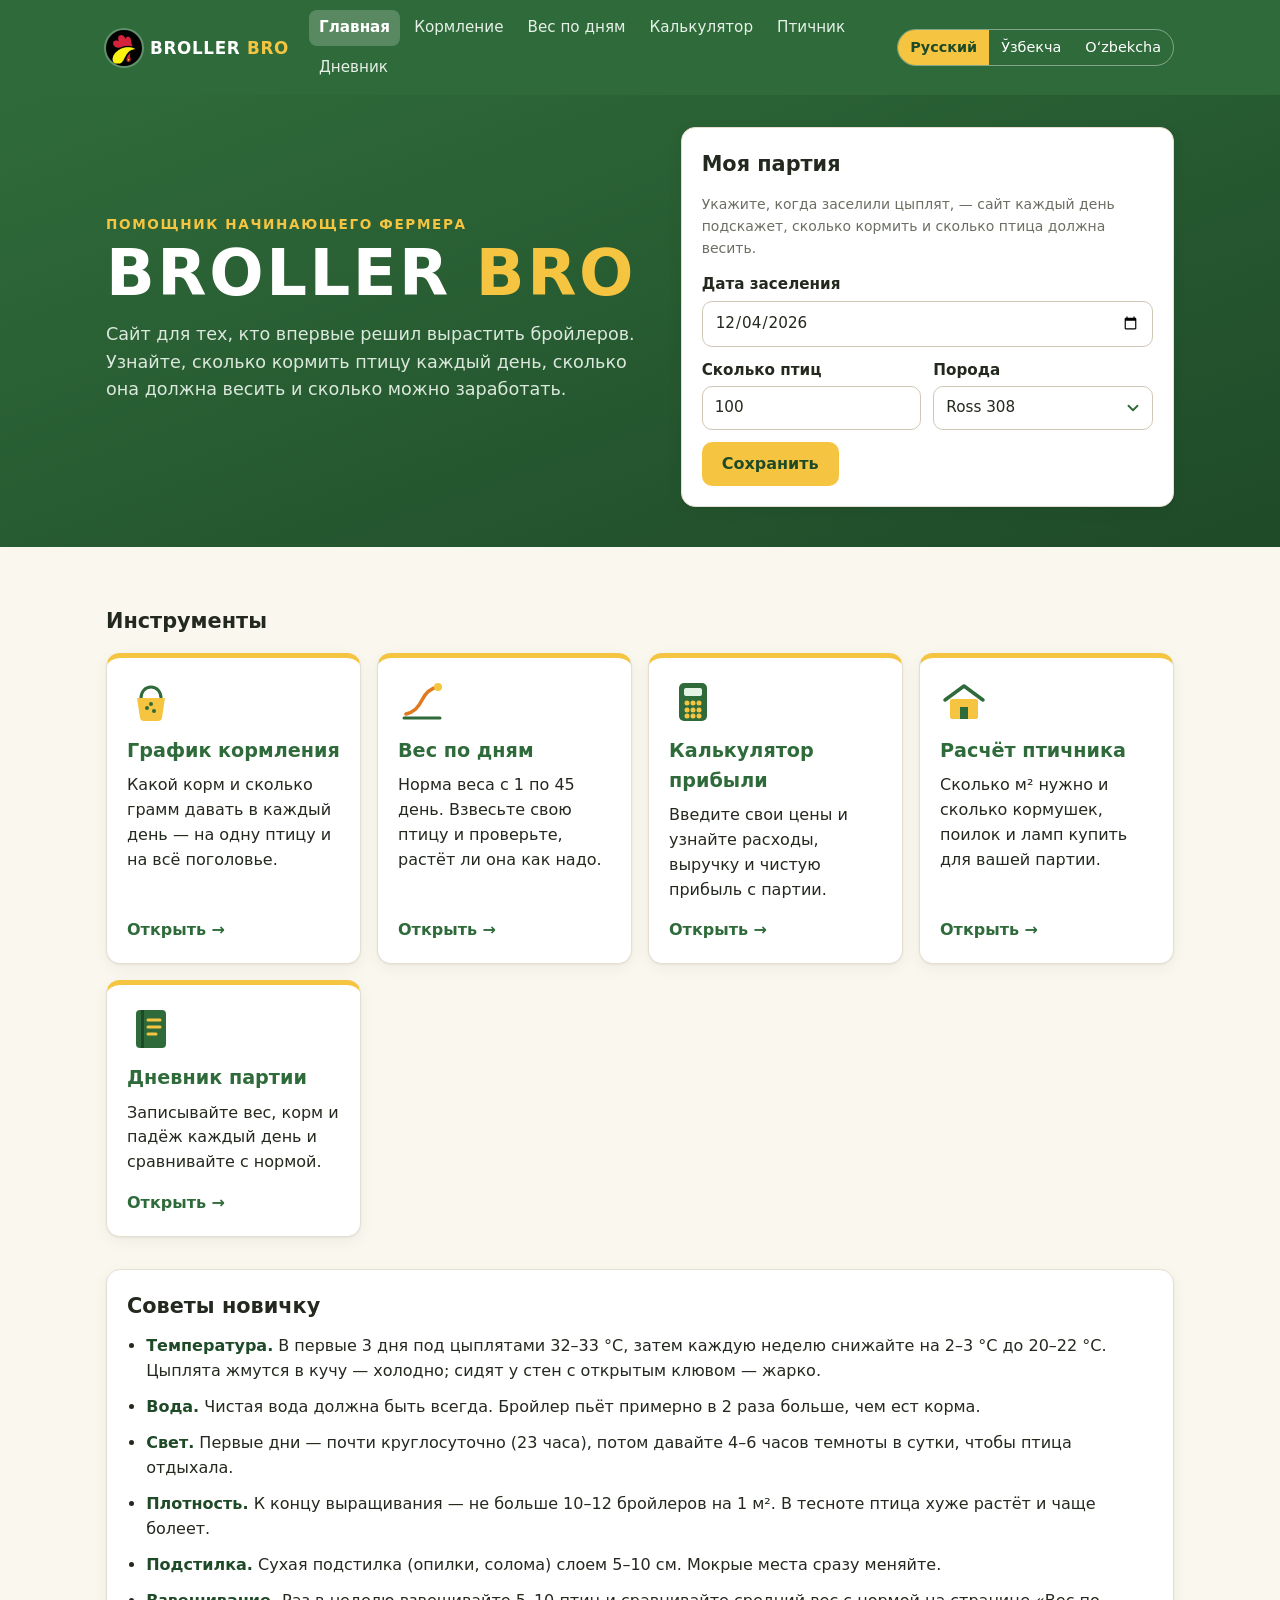
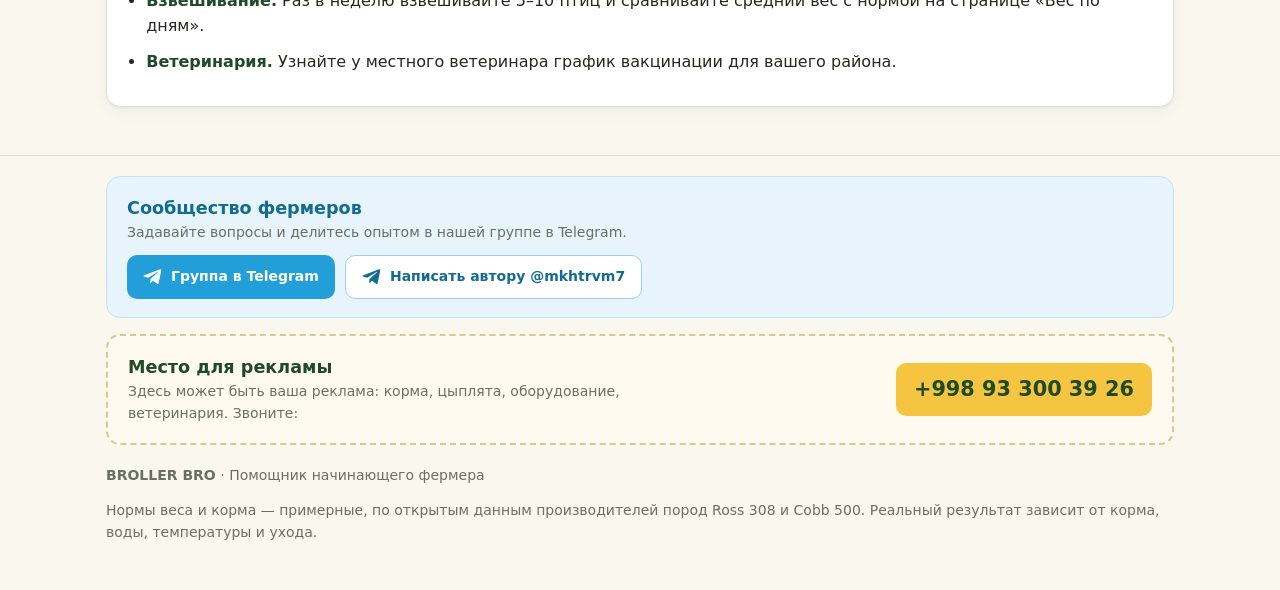
<file: index.html>
<!DOCTYPE html>
<html lang="ru">
<head>
  <meta charset="utf-8">
  <meta name="viewport" content="width=device-width, initial-scale=1, viewport-fit=cover">
  <title>Бройлеры: просто о главном · BROLLER BRO</title>
  <meta name="google-site-verification" content="lMe55fGK6ySowOlbAGDoY6KHtEv_FKkPtw16-xP81ng" />
  <meta name="yandex-verification" content="90c8401940ec20c9" />
  <meta name="description" content="Бройлеры для начинающих фермеров: график кормления по дням, нормы веса Ross 308 и Cobb 500, калькулятор прибыли и расчёт птичника. Бесплатно.">
  <link rel="canonical" href="https://brollerbro.uz/">
  <link rel="icon" href="img/favicon-32.png" type="image/png" sizes="32x32">
  <link rel="icon" href="img/icon-192.png" type="image/png" sizes="192x192">
  <link rel="apple-touch-icon" href="img/icon-180.png">
  <link rel="manifest" href="manifest.webmanifest">
  <meta name="apple-mobile-web-app-capable" content="yes">
  <meta name="mobile-web-app-capable" content="yes">
  <meta name="apple-mobile-web-app-title" content="BROLLER BRO">
  <meta name="apple-mobile-web-app-status-bar-style" content="default">
  <meta name="theme-color" content="#2f6b3a">
  <meta property="og:type" content="website">
  <meta property="og:site_name" content="BROLLER BRO">
  <meta property="og:locale" content="ru_RU">
  <meta property="og:title" content="Бройлеры: просто о главном · BROLLER BRO">
  <meta property="og:description" content="Бройлеры для начинающих фермеров: график кормления по дням, нормы веса Ross 308 и Cobb 500, калькулятор прибыли и расчёт птичника. Бесплатно.">
  <meta property="og:url" content="https://brollerbro.uz/">
  <meta property="og:image" content="https://brollerbro.uz/img/og-image.png">
  <meta property="og:image:width" content="1200">
  <meta property="og:image:height" content="630">
  <meta name="twitter:card" content="summary_large_image">
  <link rel="stylesheet" href="css/style.css">
</head>
<body data-title="home.title" data-meta="meta.home">
  <header id="site-header" class="site-header"></header>

  <section class="hero-band">
    <div class="wrap hero-grid">
      <div class="hero-text">
        <p class="eyebrow" data-i18n="site.tagline"></p>
        <h1 class="hero-title brand-name"></h1>
        <p class="lead" data-i18n="home.lead"></p>
      </div>

      <section class="panel batch-panel" aria-labelledby="batch-title">
        <h2 id="batch-title" data-i18n="batch.title"></h2>
        <p class="muted small" data-i18n="batch.text"></p>
        <form id="batch-form" class="batch-form">
          <label class="field">
            <span data-i18n="batch.start"></span>
            <input id="batch-start" type="date" required>
          </label>
          <label class="field">
            <span data-i18n="batch.birds"></span>
            <input id="batch-birds" type="number" min="1" step="1" inputmode="numeric">
          </label>
          <label class="field">
            <span data-i18n="common.breed"></span>
            <select id="breed"></select>
          </label>
          <div class="batch-actions">
            <button type="submit" class="btn-primary" data-i18n="batch.save"></button>
            <button type="button" id="batch-clear" class="btn-link" data-i18n="batch.clear" hidden></button>
          </div>
        </form>
        <div id="batch-today" class="batch-today" hidden></div>
      </section>
    </div>
  </section>

  <main class="wrap">
    <!-- Памятка на неделю: открывается кнопкой в «Моей партии», заполняет js/home.js -->
    <section id="memo" class="panel memo" aria-live="polite" hidden></section>

    <h2 data-i18n="home.tools"></h2>
    <section class="cards">
      <a class="card" href="feeding.html">
        <svg class="card-icon" viewBox="0 0 48 48" aria-hidden="true">
          <path d="M10 20h28l-3 20a4 4 0 0 1-4 3H17a4 4 0 0 1-4-3z" fill="#f5c542"/>
          <path d="M14 20c0-6 4-11 10-11s10 5 10 11" fill="none" stroke="#2f6b3a" stroke-width="3"/>
          <circle cx="20" cy="30" r="2" fill="#2f6b3a"/><circle cx="27" cy="33" r="2" fill="#2f6b3a"/><circle cx="24" cy="26" r="2" fill="#2f6b3a"/>
        </svg>
        <h3 data-i18n="home.card.feeding.title"></h3>
        <p data-i18n="home.card.feeding.text"></p>
        <span class="card-link" data-i18n="home.card.open"></span>
      </a>
      <a class="card" href="growth.html">
        <svg class="card-icon" viewBox="0 0 48 48" aria-hidden="true">
          <path d="M6 40h36" stroke="#2f6b3a" stroke-width="3" stroke-linecap="round"/>
          <path d="M8 36c8-2 12-6 16-14s10-12 16-13" fill="none" stroke="#e07a1f" stroke-width="3.5" stroke-linecap="round"/>
          <circle cx="40" cy="9" r="4" fill="#f5c542"/>
        </svg>
        <h3 data-i18n="home.card.growth.title"></h3>
        <p data-i18n="home.card.growth.text"></p>
        <span class="card-link" data-i18n="home.card.open"></span>
      </a>
      <a class="card" href="calculator.html">
        <svg class="card-icon" viewBox="0 0 48 48" aria-hidden="true">
          <rect x="10" y="5" width="28" height="38" rx="5" fill="#2f6b3a"/>
          <rect x="15" y="10" width="18" height="8" rx="2" fill="#e5f3e6"/>
          <g fill="#f5c542"><circle cx="18" cy="25" r="2.5"/><circle cx="24" cy="25" r="2.5"/><circle cx="30" cy="25" r="2.5"/><circle cx="18" cy="32" r="2.5"/><circle cx="24" cy="32" r="2.5"/><circle cx="30" cy="32" r="2.5"/><circle cx="18" cy="38" r="2.5"/><circle cx="24" cy="38" r="2.5"/><circle cx="30" cy="38" r="2.5"/></g>
        </svg>
        <h3 data-i18n="home.card.calculator.title"></h3>
        <p data-i18n="home.card.calculator.text"></p>
        <span class="card-link" data-i18n="home.card.open"></span>
      </a>
      <a class="card" href="area.html">
        <svg class="card-icon" viewBox="0 0 48 48" aria-hidden="true">
          <path d="M5 22 24 8l19 14" fill="none" stroke="#2f6b3a" stroke-width="3.5" stroke-linejoin="round" stroke-linecap="round"/>
          <rect x="10" y="21" width="28" height="20" rx="2" fill="#f5c542"/>
          <rect x="20" y="29" width="8" height="12" fill="#2f6b3a"/>
        </svg>
        <h3 data-i18n="home.card.area.title"></h3>
        <p data-i18n="home.card.area.text"></p>
        <span class="card-link" data-i18n="home.card.open"></span>
      </a>
      <a class="card" href="diary.html">
        <svg class="card-icon" viewBox="0 0 48 48" aria-hidden="true">
          <rect x="9" y="5" width="30" height="38" rx="4" fill="#2f6b3a"/>
          <rect x="14" y="5" width="3" height="38" fill="#1f4a28"/>
          <g stroke="#f5c542" stroke-width="3" stroke-linecap="round"><path d="M21 15h12"/><path d="M21 22h12"/><path d="M21 29h8"/></g>
        </svg>
        <h3 data-i18n="home.card.diary.title"></h3>
        <p data-i18n="home.card.diary.text"></p>
        <span class="card-link" data-i18n="home.card.open"></span>
      </a>
    </section>

    <section class="panel">
      <h2 data-i18n="home.tips.title"></h2>
      <ul class="tips">
        <li data-i18n-html="tips.1"></li>
        <li data-i18n-html="tips.2"></li>
        <li data-i18n-html="tips.3"></li>
        <li data-i18n-html="tips.4"></li>
        <li data-i18n-html="tips.5"></li>
        <li data-i18n-html="tips.6"></li>
        <li data-i18n-html="tips.7"></li>
      </ul>
    </section>
  </main>

  <footer id="site-footer" class="site-footer"></footer>

  <script src="lang/ru.js"></script>
  <script src="lang/uz.js"></script>
  <script src="lang/uz-latn.js"></script>
  <script src="data/breeds.js"></script>
  <script src="data/phases.js"></script>
  <script src="data/climate.js"></script>
  <script src="data/light.js"></script>
  <script src="data/area.js"></script>
  <script src="data/site.js"></script>
  <script src="js/main.js"></script>
  <script src="js/plan.js"></script>
  <script src="js/home.js"></script>
</body>
</html>
</file>
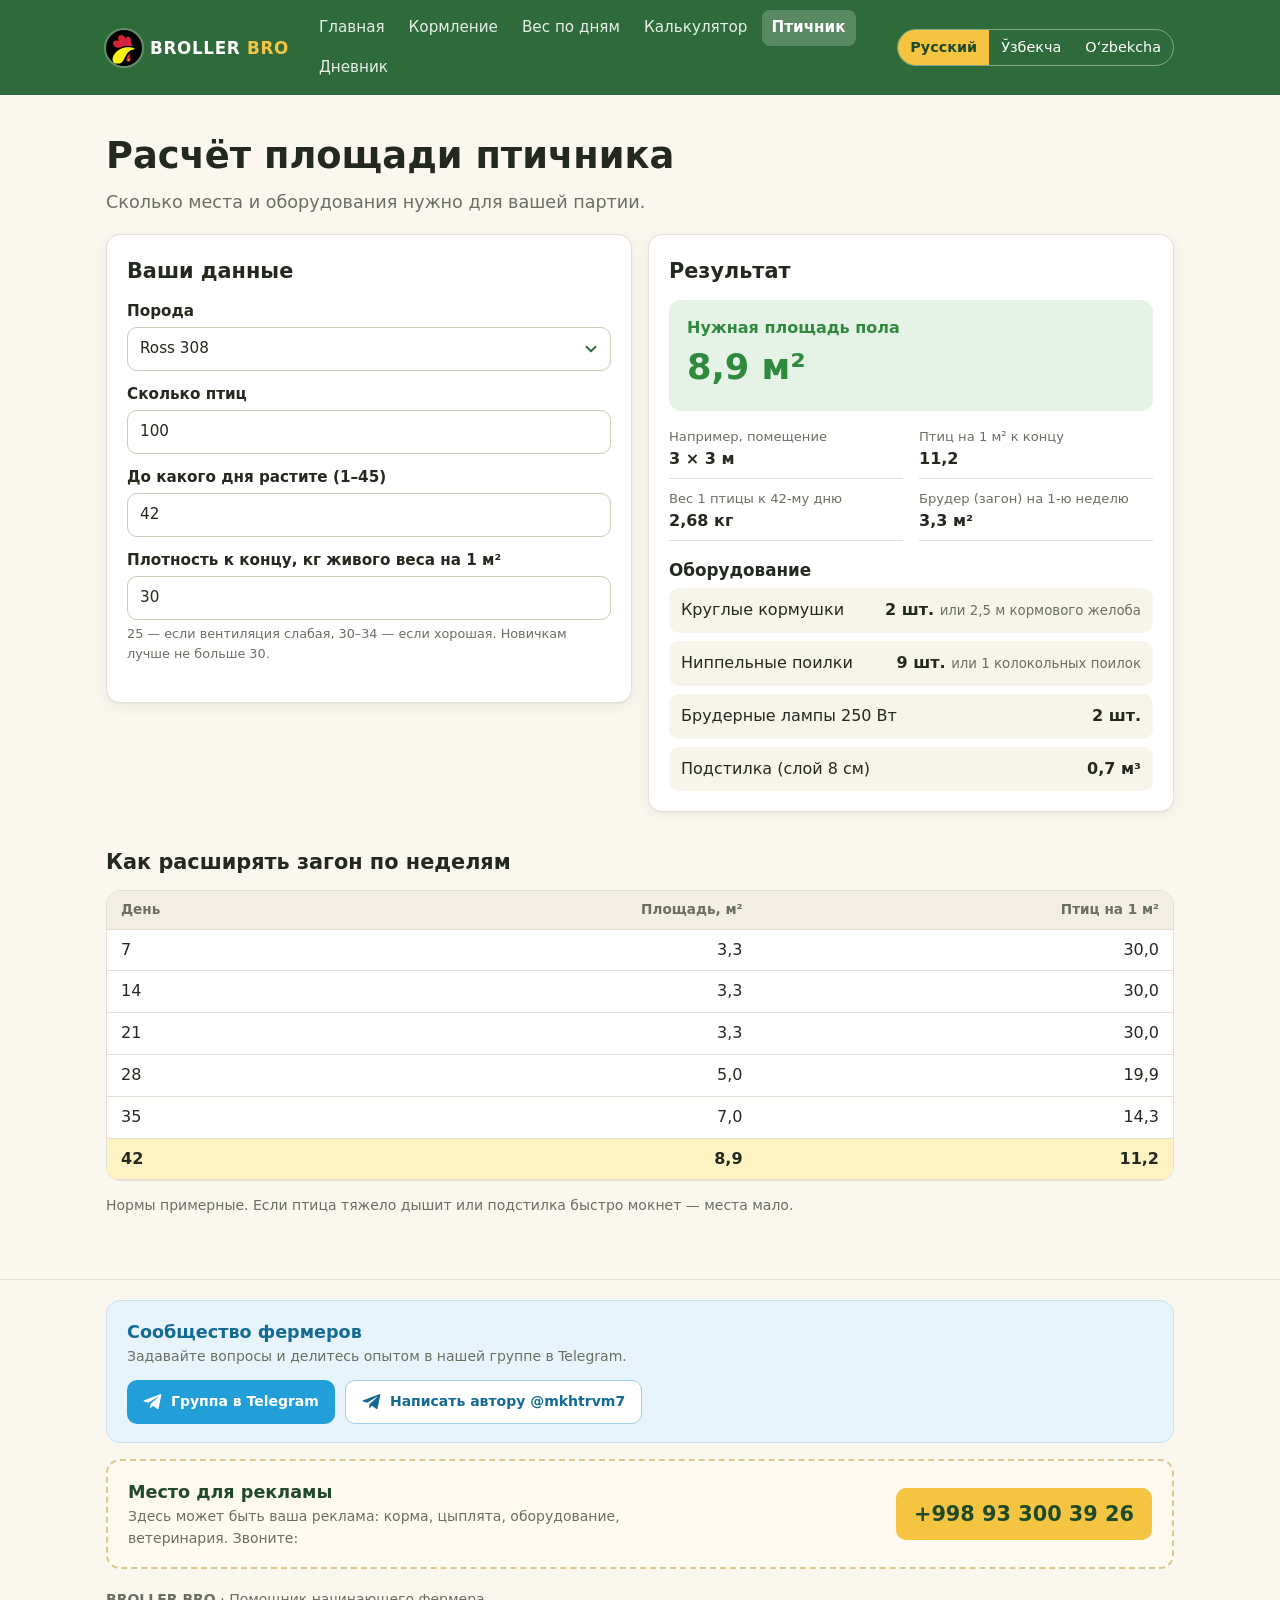
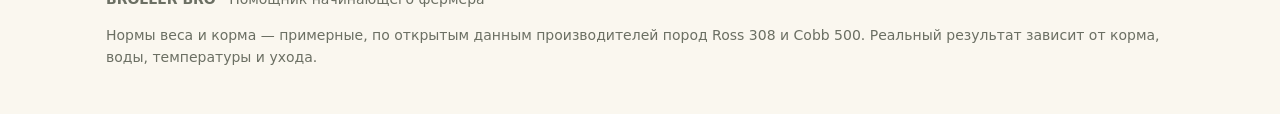
<file: area.html>
<!DOCTYPE html>
<html lang="ru">
<head>
  <meta charset="utf-8">
  <meta name="viewport" content="width=device-width, initial-scale=1, viewport-fit=cover">
  <title>Расчёт площади птичника · BROLLER BRO</title>
  <meta name="description" content="Расчёт птичника для бройлеров: площадь пола, размеры помещения, сколько нужно кормушек, поилок и ламп для вашей партии.">
  <link rel="canonical" href="https://brollerbro.uz/area.html">
  <link rel="icon" href="img/favicon-32.png" type="image/png" sizes="32x32">
  <link rel="icon" href="img/icon-192.png" type="image/png" sizes="192x192">
  <link rel="apple-touch-icon" href="img/icon-180.png">
  <link rel="manifest" href="manifest.webmanifest">
  <meta name="apple-mobile-web-app-capable" content="yes">
  <meta name="mobile-web-app-capable" content="yes">
  <meta name="apple-mobile-web-app-title" content="BROLLER BRO">
  <meta name="apple-mobile-web-app-status-bar-style" content="default">
  <meta name="theme-color" content="#2f6b3a">
  <meta property="og:type" content="website">
  <meta property="og:site_name" content="BROLLER BRO">
  <meta property="og:locale" content="ru_RU">
  <meta property="og:title" content="Расчёт площади птичника · BROLLER BRO">
  <meta property="og:description" content="Расчёт птичника для бройлеров: площадь пола, размеры помещения, сколько нужно кормушек, поилок и ламп для вашей партии.">
  <meta property="og:url" content="https://brollerbro.uz/area.html">
  <meta property="og:image" content="https://brollerbro.uz/img/og-image.png">
  <meta property="og:image:width" content="1200">
  <meta property="og:image:height" content="630">
  <meta name="twitter:card" content="summary_large_image">
  <link rel="stylesheet" href="css/style.css">
</head>
<body data-title="area.title" data-meta="meta.area">
  <header id="site-header" class="site-header"></header>

  <main class="wrap">
    <h1 data-i18n="area.title"></h1>
    <p class="lead" data-i18n="area.lead"></p>

    <div class="calc-grid">
      <form id="area-form" class="panel">
        <h2 data-i18n="calc.inputs"></h2>
        <fieldset>
          <label class="field"><span data-i18n="common.breed"></span><select id="breed"></select></label>
          <label class="field"><span data-i18n="area.birds"></span><input id="area-birds" type="number" min="1" step="1" value="100" inputmode="numeric"></label>
          <label class="field"><span data-i18n="area.day"></span><input id="area-day" type="number" min="1" max="45" step="1" value="42" inputmode="numeric"></label>
          <label class="field">
            <span data-i18n="area.density"></span>
            <input id="area-density" type="number" min="10" max="45" step="1" inputmode="numeric">
            <small class="muted" data-i18n="area.density.hint"></small>
          </label>
        </fieldset>
      </form>

      <section class="panel result-panel" aria-live="polite">
        <h2 data-i18n="area.result"></h2>
        <div id="area-output"></div>
      </section>
    </div>

    <h2 data-i18n="area.weeks"></h2>
    <div class="table-wrap">
      <table id="area-table" class="data-table">
        <thead>
          <tr>
            <th data-i18n="area.th.day"></th>
            <th data-i18n="area.th.area"></th>
            <th data-i18n="area.th.perM2"></th>
          </tr>
        </thead>
        <tbody></tbody>
      </table>
    </div>
    <p class="muted small" data-i18n="area.note"></p>
  </main>

  <footer id="site-footer" class="site-footer"></footer>

  <script src="lang/ru.js"></script>
  <script src="lang/uz.js"></script>
  <script src="lang/uz-latn.js"></script>
  <script src="data/breeds.js"></script>
  <script src="data/phases.js"></script>
  <script src="data/area.js"></script>
  <script src="data/site.js"></script>
  <script src="js/main.js"></script>
  <script src="js/area.js"></script>
</body>
</html>
</file>
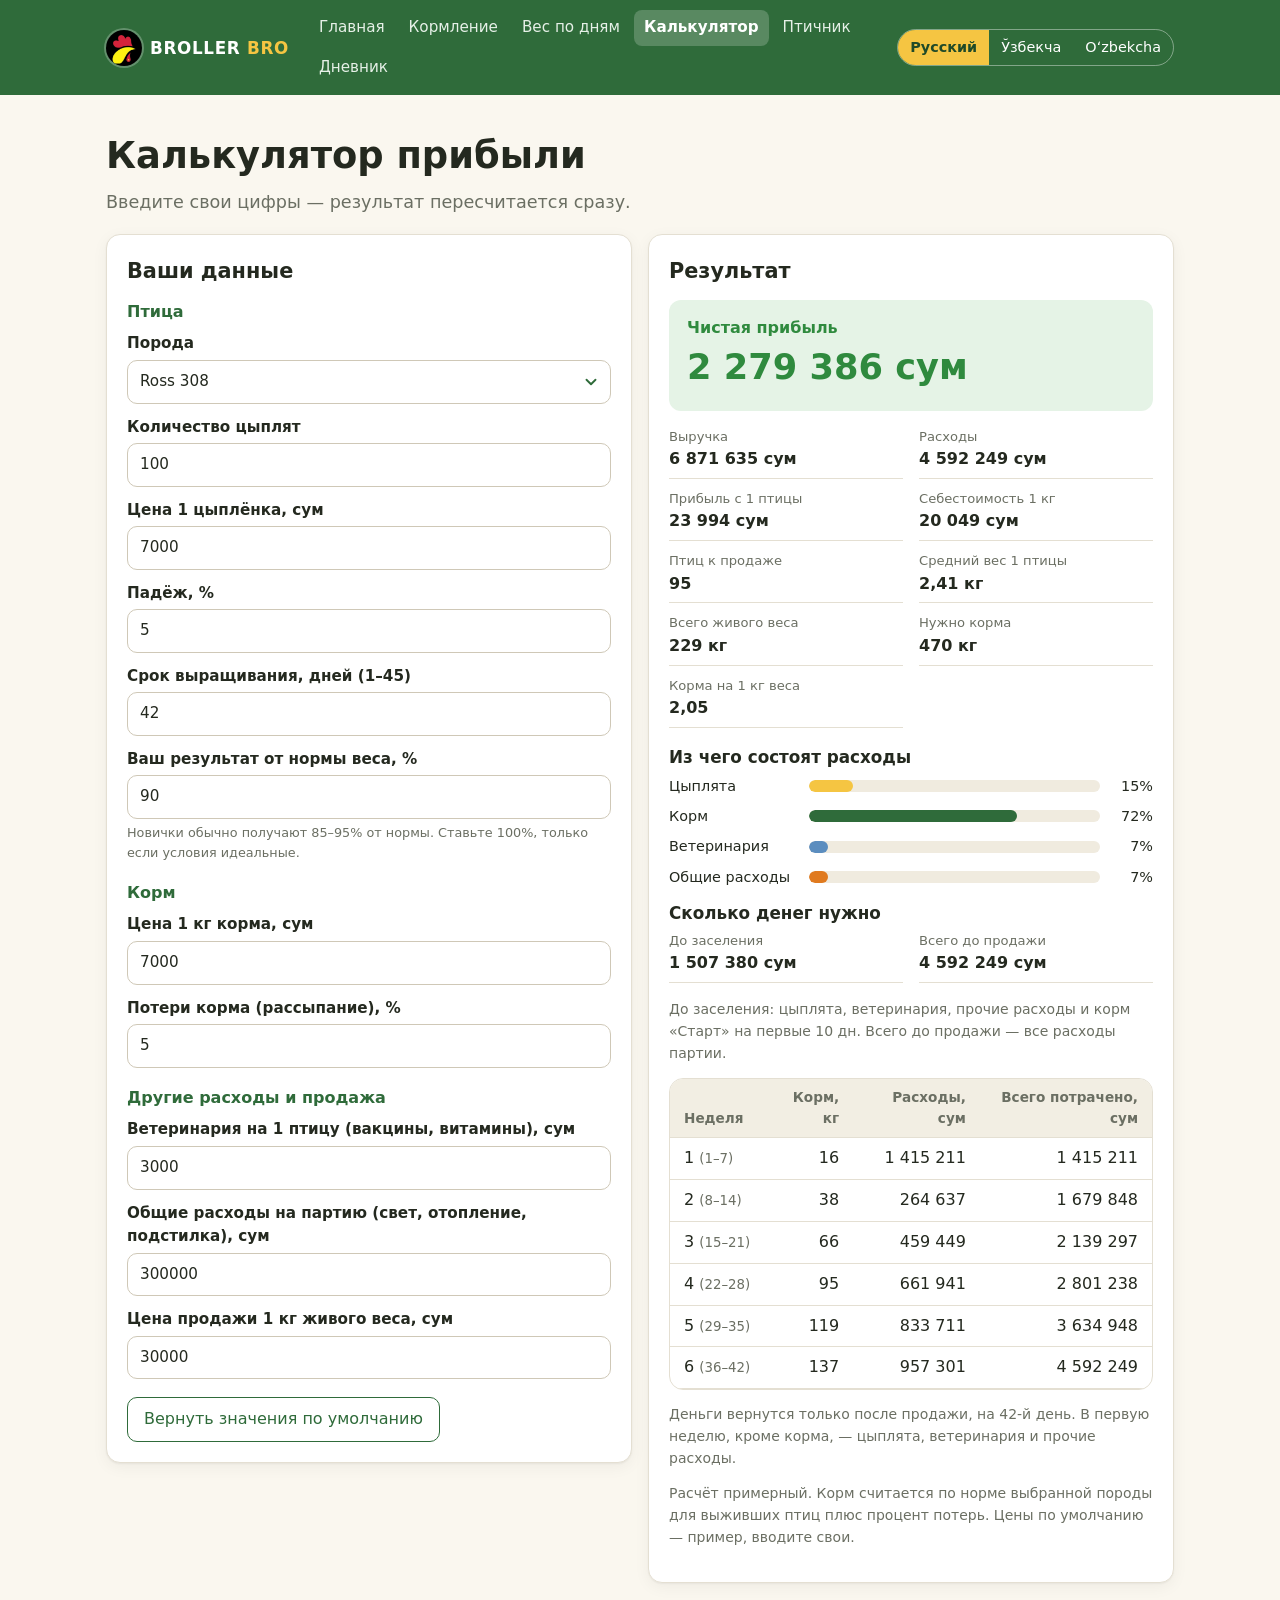
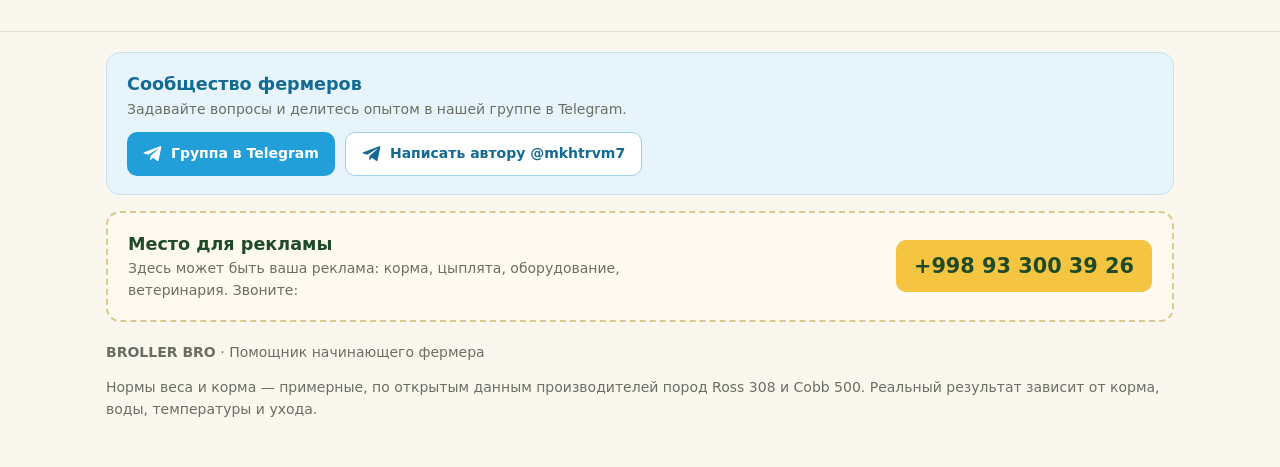
<file: calculator.html>
<!DOCTYPE html>
<html lang="ru">
<head>
  <meta charset="utf-8">
  <meta name="viewport" content="width=device-width, initial-scale=1, viewport-fit=cover">
  <title>Калькулятор прибыли · BROLLER BRO</title>
  <meta name="description" content="Калькулятор прибыли на бройлерах: расходы на цыплят, корм и ветеринарию, выручка, прибыль и себестоимость 1 кг мяса в сумах.">
  <link rel="canonical" href="https://brollerbro.uz/calculator.html">
  <link rel="icon" href="img/favicon-32.png" type="image/png" sizes="32x32">
  <link rel="icon" href="img/icon-192.png" type="image/png" sizes="192x192">
  <link rel="apple-touch-icon" href="img/icon-180.png">
  <link rel="manifest" href="manifest.webmanifest">
  <meta name="apple-mobile-web-app-capable" content="yes">
  <meta name="mobile-web-app-capable" content="yes">
  <meta name="apple-mobile-web-app-title" content="BROLLER BRO">
  <meta name="apple-mobile-web-app-status-bar-style" content="default">
  <meta name="theme-color" content="#2f6b3a">
  <meta property="og:type" content="website">
  <meta property="og:site_name" content="BROLLER BRO">
  <meta property="og:locale" content="ru_RU">
  <meta property="og:title" content="Калькулятор прибыли · BROLLER BRO">
  <meta property="og:description" content="Калькулятор прибыли на бройлерах: расходы на цыплят, корм и ветеринарию, выручка, прибыль и себестоимость 1 кг мяса в сумах.">
  <meta property="og:url" content="https://brollerbro.uz/calculator.html">
  <meta property="og:image" content="https://brollerbro.uz/img/og-image.png">
  <meta property="og:image:width" content="1200">
  <meta property="og:image:height" content="630">
  <meta name="twitter:card" content="summary_large_image">
  <link rel="stylesheet" href="css/style.css">
</head>
<body data-title="calc.title" data-meta="meta.calc">
  <header id="site-header" class="site-header"></header>

  <main class="wrap">
    <h1 data-i18n="calc.title"></h1>
    <p class="lead" data-i18n="calc.lead"></p>

    <div class="calc-grid">
      <form id="calc-form" class="panel">
        <h2 data-i18n="calc.inputs"></h2>

        <fieldset>
          <legend data-i18n="calc.group.birds"></legend>
          <label class="field"><span data-i18n="common.breed"></span><select id="breed"></select></label>
          <label class="field"><span data-i18n="calc.chicks"></span><input id="chicks" type="number" min="0" step="1" inputmode="numeric"></label>
          <label class="field"><span data-i18n="calc.chickPrice"></span><input id="chickPrice" type="number" min="0" step="100" inputmode="numeric"></label>
          <label class="field"><span data-i18n="calc.mortality"></span><input id="mortality" type="number" min="0" max="100" step="0.5" inputmode="decimal"></label>
          <label class="field"><span data-i18n="calc.days"></span><input id="days" type="number" min="1" max="45" step="1" inputmode="numeric"></label>
          <label class="field">
            <span data-i18n="calc.perf"></span>
            <input id="perf" type="number" min="0" max="120" step="1" inputmode="numeric">
            <small class="muted" data-i18n="calc.perf.hint"></small>
          </label>
        </fieldset>

        <fieldset>
          <legend data-i18n="calc.group.feed"></legend>
          <label class="field"><span data-i18n="calc.feedPrice"></span><input id="feedPrice" type="number" min="0" step="100" inputmode="numeric"></label>
          <label class="field"><span data-i18n="calc.feedReserve"></span><input id="feedReserve" type="number" min="0" max="50" step="1" inputmode="numeric"></label>
        </fieldset>

        <fieldset>
          <legend data-i18n="calc.group.costs"></legend>
          <label class="field"><span data-i18n="calc.vet"></span><input id="vet" type="number" min="0" step="100" inputmode="numeric"></label>
          <label class="field"><span data-i18n="calc.other"></span><input id="other" type="number" min="0" step="1000" inputmode="numeric"></label>
          <label class="field"><span data-i18n="calc.salePrice"></span><input id="salePrice" type="number" min="0" step="500" inputmode="numeric"></label>
        </fieldset>

        <button id="calc-reset" type="button" class="btn-secondary" data-i18n="calc.reset"></button>
      </form>

      <section class="panel result-panel" id="calc-result" aria-live="polite">
        <h2 data-i18n="calc.result"></h2>
        <div id="calc-output"></div>
        <p class="muted small" data-i18n="calc.note"></p>
      </section>
    </div>

    <!-- Полоска с прибылью внизу экрана телефона; нажатие ведёт к подробному результату -->
    <a href="#calc-result" class="profit-bar" id="profit-bar"></a>
  </main>

  <footer id="site-footer" class="site-footer"></footer>

  <script src="lang/ru.js"></script>
  <script src="lang/uz.js"></script>
  <script src="lang/uz-latn.js"></script>
  <script src="data/breeds.js"></script>
  <script src="data/phases.js"></script>
  <script src="data/defaults.js"></script>
  <script src="data/site.js"></script>
  <script src="js/main.js"></script>
  <script src="js/calculator.js"></script>
</body>
</html>
</file>
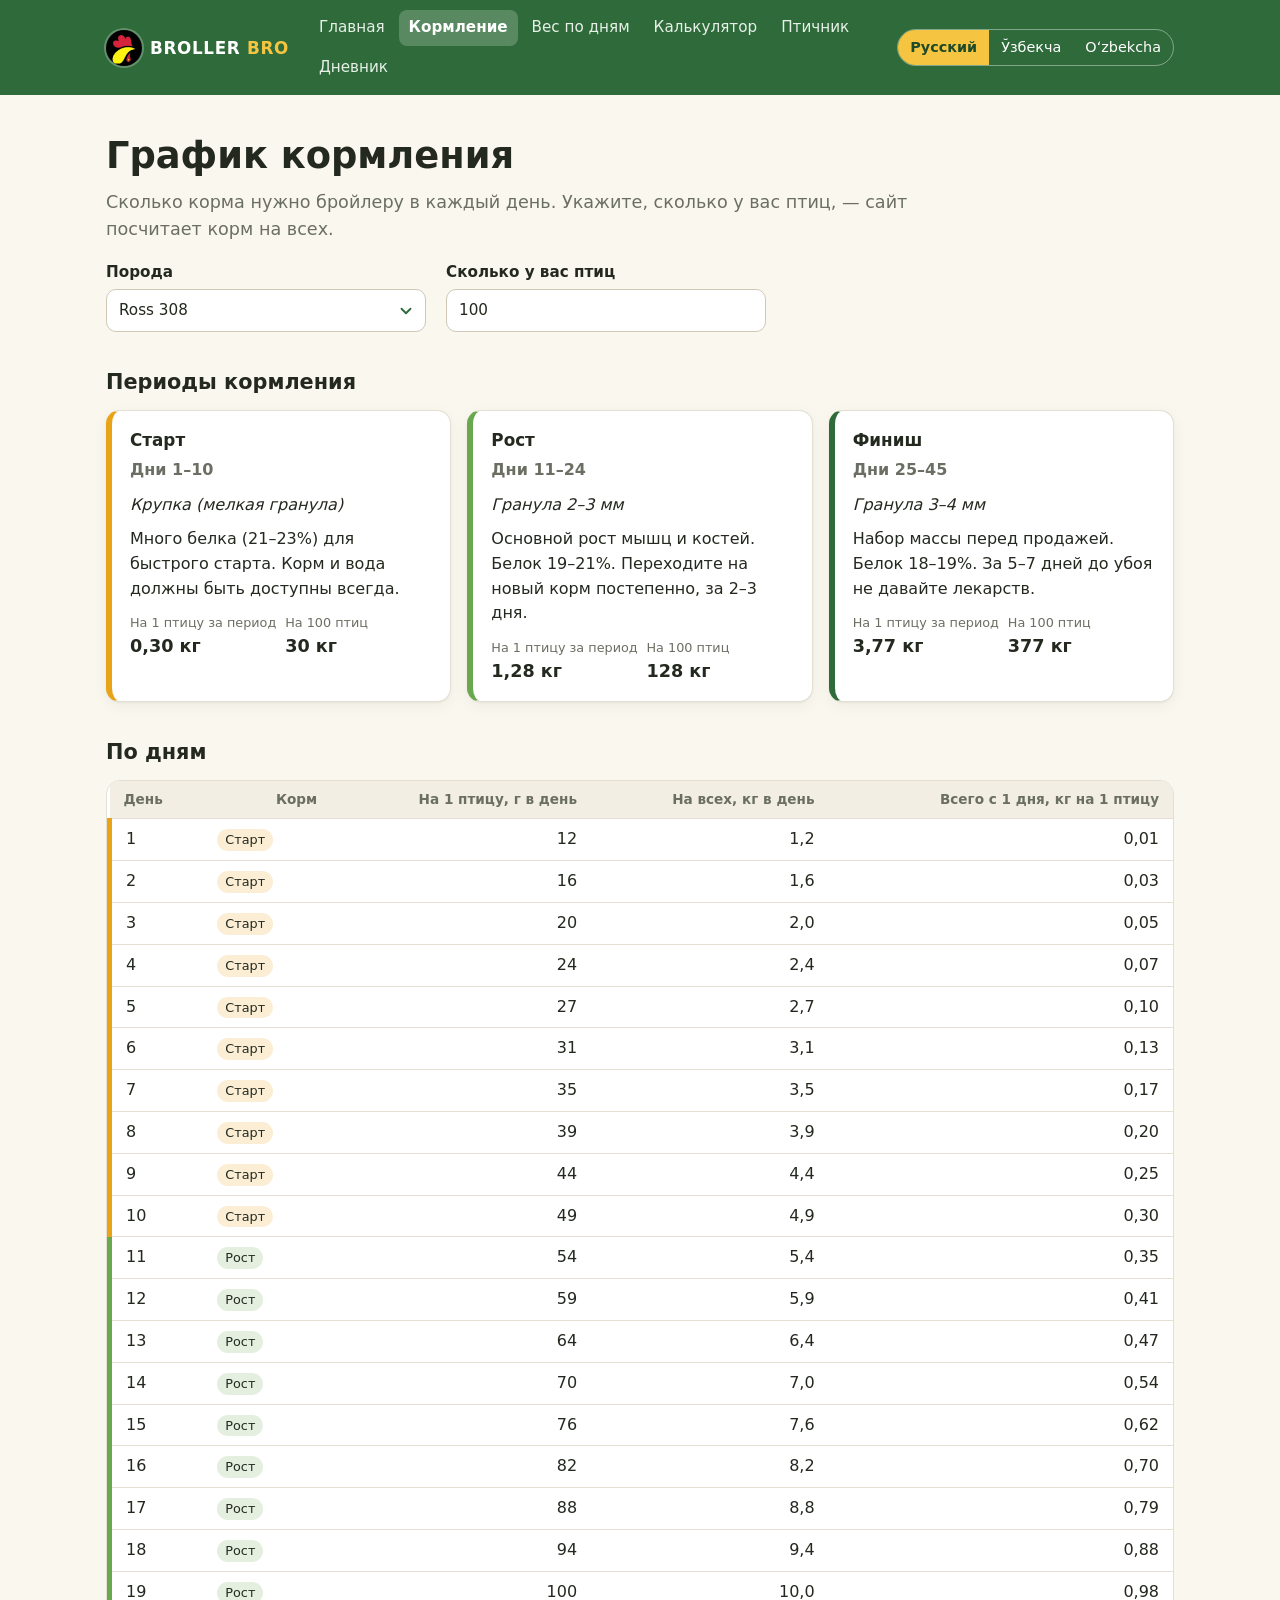
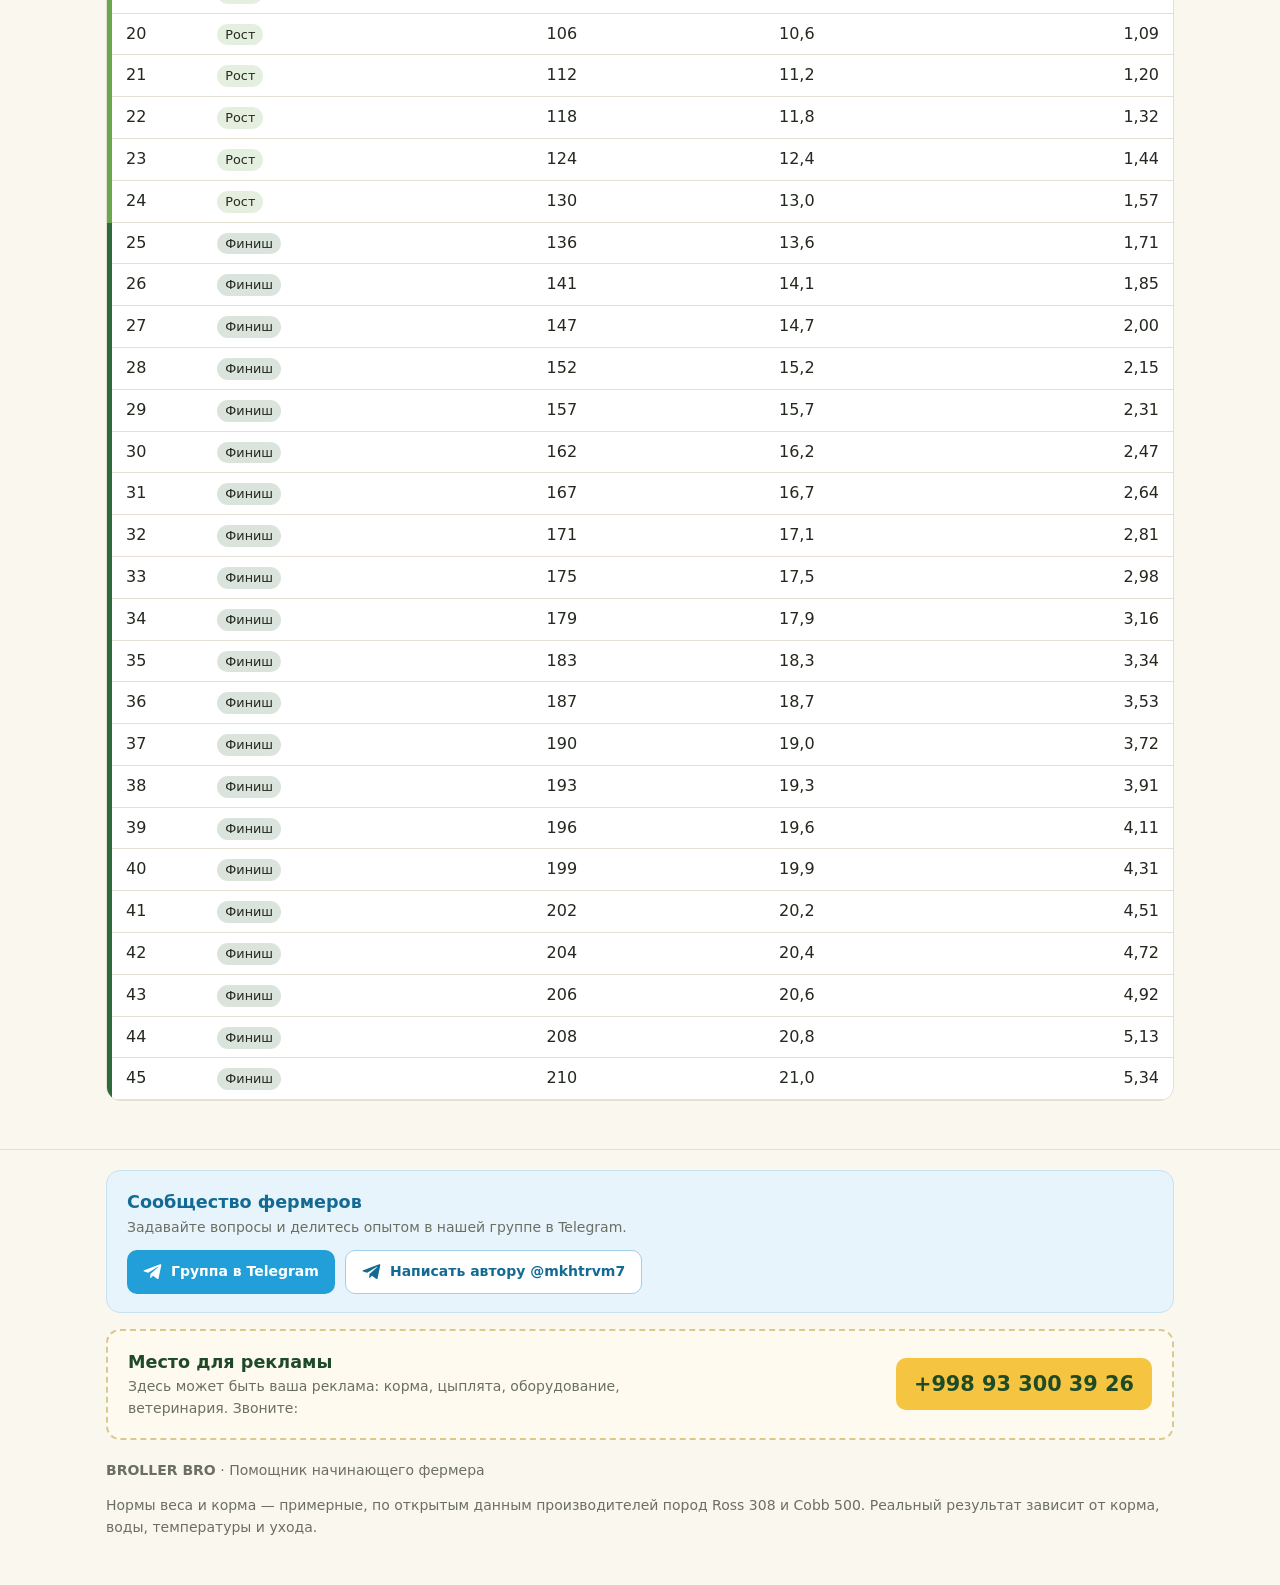
<file: feeding.html>
<!DOCTYPE html>
<html lang="ru">
<head>
  <meta charset="utf-8">
  <meta name="viewport" content="width=device-width, initial-scale=1, viewport-fit=cover">
  <title>График кормления · BROLLER BRO</title>
  <meta name="description" content="График кормления бройлеров с 1 по 45 день: сколько грамм корма давать одной птице и всему поголовью. Периоды Старт, Рост и Финиш.">
  <link rel="canonical" href="https://brollerbro.uz/feeding.html">
  <link rel="icon" href="img/favicon-32.png" type="image/png" sizes="32x32">
  <link rel="icon" href="img/icon-192.png" type="image/png" sizes="192x192">
  <link rel="apple-touch-icon" href="img/icon-180.png">
  <link rel="manifest" href="manifest.webmanifest">
  <meta name="apple-mobile-web-app-capable" content="yes">
  <meta name="mobile-web-app-capable" content="yes">
  <meta name="apple-mobile-web-app-title" content="BROLLER BRO">
  <meta name="apple-mobile-web-app-status-bar-style" content="default">
  <meta name="theme-color" content="#2f6b3a">
  <meta property="og:type" content="website">
  <meta property="og:site_name" content="BROLLER BRO">
  <meta property="og:locale" content="ru_RU">
  <meta property="og:title" content="График кормления · BROLLER BRO">
  <meta property="og:description" content="График кормления бройлеров с 1 по 45 день: сколько грамм корма давать одной птице и всему поголовью. Периоды Старт, Рост и Финиш.">
  <meta property="og:url" content="https://brollerbro.uz/feeding.html">
  <meta property="og:image" content="https://brollerbro.uz/img/og-image.png">
  <meta property="og:image:width" content="1200">
  <meta property="og:image:height" content="630">
  <meta name="twitter:card" content="summary_large_image">
  <link rel="stylesheet" href="css/style.css">
</head>
<body data-title="feeding.title" data-meta="meta.feeding">
  <header id="site-header" class="site-header"></header>

  <main class="wrap">
    <h1 data-i18n="feeding.title"></h1>
    <p class="lead" data-i18n="feeding.lead"></p>

    <div class="controls">
      <label class="field">
        <span data-i18n="common.breed"></span>
        <select id="breed"></select>
      </label>
      <label class="field">
        <span data-i18n="feeding.flock"></span>
        <input id="flock" type="number" min="0" step="1" value="100" inputmode="numeric">
      </label>
      <button id="jump-today" type="button" class="btn-primary controls-btn" data-i18n="feeding.jumpToday" hidden></button>
    </div>

    <h2 data-i18n="feeding.phases.title"></h2>
    <div id="phases" class="phases"></div>

    <h2 data-i18n="feeding.table.title"></h2>
    <div class="table-wrap">
      <table id="feed-table" class="data-table phase-rows">
        <thead>
          <tr>
            <th data-i18n="feeding.th.day"></th>
            <th data-i18n="feeding.th.phase"></th>
            <th data-i18n="feeding.th.perBird"></th>
            <th data-i18n="feeding.th.perFlock"></th>
            <th data-i18n="feeding.th.cum"></th>
          </tr>
        </thead>
        <tbody></tbody>
      </table>
    </div>
  </main>

  <footer id="site-footer" class="site-footer"></footer>

  <script src="lang/ru.js"></script>
  <script src="lang/uz.js"></script>
  <script src="lang/uz-latn.js"></script>
  <script src="data/breeds.js"></script>
  <script src="data/phases.js"></script>
  <script src="data/site.js"></script>
  <script src="js/main.js"></script>
  <script src="js/feeding.js"></script>
</body>
</html>
</file>
<file: css/style.css>
/* Оформление сайта. Основные цвета — в блоке :root, их легко поменять. */

:root {
  --green: #2f6b3a;
  --green-dark: #1f4a28;
  --yellow: #f5c542;
  --orange: #e07a1f;
  --bg: #faf7ef;
  --card: #ffffff;
  --text: #24291f;
  --muted: #6b6f63;
  --line: #e4dfd2;
  --good: #2f8a3e;
  --warn: #b8860b;
  --bad: #c0392b;
  --radius: 14px;
  --shadow: 0 1px 2px rgba(0, 0, 0, 0.05), 0 4px 16px rgba(0, 0, 0, 0.05);
}

* { box-sizing: border-box; }

body {
  margin: 0;
  background: var(--bg);
  color: var(--text);
  font: 16px/1.55 system-ui, -apple-system, "Segoe UI", Roboto, Arial, sans-serif;
}

.wrap {
  max-width: 1100px;
  margin: 0 auto;
  padding-inline: 16px;
}

main.wrap { padding-block: 24px 48px; }

h1 { font-size: clamp(1.6rem, 4vw, 2.3rem); line-height: 1.2; margin: 0.4em 0 0.3em; }
h2 { font-size: 1.3rem; margin: 1.6em 0 0.6em; }
h3 { font-size: 1.05rem; margin: 0 0 0.3em; }
.panel h2:first-child { margin-top: 0; }

.lead { font-size: 1.1rem; color: var(--muted); max-width: 46em; margin-top: 0; }
.muted { color: var(--muted); }
.small { font-size: 0.875rem; }

/* ---------- Шапка ---------- */
.site-header {
  background: var(--green);
  color: #fff;
  position: sticky;
  top: 0;
  z-index: 10;
}
.header-inner {
  display: flex;
  flex-wrap: wrap;
  align-items: center;
  gap: 8px 20px;
  padding-block: 10px;
}
.brand {
  display: flex;
  align-items: center;
  gap: 8px;
  color: #fff;
  text-decoration: none;
  font-weight: 700;
  font-size: 1.05rem;
}
.brand-mark { width: 30px; height: 30px; }
.nav { display: flex; flex-wrap: wrap; gap: 4px; flex: 1; }
.nav a {
  color: #e6f0e7;
  text-decoration: none;
  padding: 6px 10px;
  border-radius: 8px;
  font-size: 0.95rem;
}
.nav a:hover { background: rgba(255, 255, 255, 0.12); color: #fff; }
.nav a[aria-current="page"] { background: rgba(255, 255, 255, 0.2); color: #fff; font-weight: 600; }

.lang-switch { display: flex; border: 1px solid rgba(255, 255, 255, 0.4); border-radius: 999px; overflow: hidden; }
.lang-switch button {
  border: 0;
  background: transparent;
  color: #fff;
  padding: 6px 12px;
  font: inherit;
  font-size: 0.9rem;
  cursor: pointer;
}
.lang-switch button[aria-pressed="true"] { background: var(--yellow); color: var(--green-dark); font-weight: 700; }

/* ---------- Подвал ---------- */
.site-footer {
  border-top: 1px solid var(--line);
  color: var(--muted);
  font-size: 0.875rem;
  padding-block: 20px 32px;
}

/* ---------- Telegram ---------- */
.tg-box {
  display: flex;
  flex-wrap: wrap;
  align-items: center;
  justify-content: space-between;
  gap: 12px 24px;
  margin-bottom: 16px;
  padding: 18px 20px;
  border-radius: var(--radius);
  background: #e8f4fb;
  border: 1px solid #c4e2f3;
  color: var(--text);
}
.tg-box p { margin: 0; }
.tg-title { font-weight: 800; font-size: 1.1rem; color: #136b94; }
.tg-text { color: var(--muted); }
.tg-links { display: flex; flex-wrap: wrap; gap: 10px; }
.tg-btn {
  display: inline-flex;
  align-items: center;
  gap: 8px;
  padding: 10px 16px;
  border-radius: 10px;
  background: #229ed9;
  color: #fff;
  font-weight: 700;
  text-decoration: none;
}
.tg-btn:hover { background: #1a8bc0; }
.tg-btn-light { background: #fff; color: #136b94; border: 1px solid #9fd0ea; }
.tg-btn-light:hover { background: #f3fafe; }
.tg-icon { width: 20px; height: 20px; flex: none; }

/* ---------- Место для рекламы ---------- */
.ad-box {
  display: flex;
  flex-wrap: wrap;
  align-items: center;
  justify-content: space-between;
  gap: 12px 24px;
  margin-bottom: 20px;
  padding: 18px 20px;
  border: 2px dashed #d9c98f;
  border-radius: var(--radius);
  background: #fffaf0;
  color: var(--text);
}
.ad-box p { margin: 0; }
.ad-title { font-weight: 800; font-size: 1.1rem; color: var(--green-dark); }
.ad-text { color: var(--muted); max-width: 40em; }
.ad-phone {
  font-size: 1.3rem;
  font-weight: 800;
  white-space: nowrap;
  color: var(--green-dark);
  background: var(--yellow);
  padding: 10px 18px;
  border-radius: 10px;
  text-decoration: none;
}
.ad-phone:hover { background: #f0b92a; }

/* ---------- Главная ---------- */
.hero { padding-block: 16px 8px; }
.cards {
  display: grid;
  grid-template-columns: repeat(auto-fit, minmax(240px, 1fr));
  gap: 16px;
  margin-block: 16px 32px;
}
.card {
  display: flex;
  flex-direction: column;
  background: var(--card);
  border: 1px solid var(--line);
  border-radius: var(--radius);
  box-shadow: var(--shadow);
  padding: 20px;
  color: inherit;
  text-decoration: none;
  border-top: 5px solid var(--yellow);
  transition: transform 0.15s, box-shadow 0.15s;
}
.card:hover { transform: translateY(-2px); box-shadow: 0 8px 24px rgba(0, 0, 0, 0.08); }
.card h3 { margin: 0 0 0.4em; color: var(--green); font-size: 1.2rem; }
.card-icon { width: 48px; height: 48px; margin-bottom: 10px; }
.card p { margin: 0 0 1em; flex: 1; }
.card-link { color: var(--green); font-weight: 600; }

.tips { margin: 0; padding-left: 1.2em; }
.tips li { margin-bottom: 0.7em; }
.tips b { color: var(--green-dark); }

/* ---------- Блоки и поля ---------- */
.panel {
  background: var(--card);
  border: 1px solid var(--line);
  border-radius: var(--radius);
  box-shadow: var(--shadow);
  padding: 20px;
}

.controls { display: flex; flex-wrap: wrap; gap: 12px 20px; margin-block: 12px; }
.field { display: flex; flex-direction: column; gap: 4px; font-size: 0.95rem; flex: 1 1 200px; max-width: 320px; }
.field > span { font-weight: 600; }
.field small { font-size: 0.8rem; }

input, select {
  font: inherit;
  padding: 9px 12px;
  border: 1px solid #cfc8b7;
  border-radius: 10px;
  background: #fff;
  color: var(--text);
  width: 100%;
}
input:focus, select:focus { outline: 3px solid rgba(47, 107, 58, 0.25); border-color: var(--green); }

/* Поле даты на iPhone: Safari задаёт ему свою ширину, и оно вылезает за рамку.
   min-width: 0 разрешает полю сжаться внутри сетки, appearance убирает ширину Safari. */
.field { min-width: 0; }
input[type="date"] { -webkit-appearance: none; appearance: none; display: block; min-width: 0; max-width: 100%; text-align: left; }
input[type="date"]::-webkit-date-and-time-value { text-align: left; margin: 0; }

fieldset { border: 0; padding: 0; margin: 0 0 18px; display: grid; gap: 12px; }
legend { font-weight: 700; color: var(--green); margin-bottom: 8px; padding: 0; }
fieldset .field { max-width: none; }

.btn-secondary {
  font: inherit;
  padding: 9px 16px;
  border-radius: 10px;
  border: 1px solid var(--green);
  background: transparent;
  color: var(--green);
  cursor: pointer;
}
.btn-secondary:hover { background: rgba(47, 107, 58, 0.08); }

/* ---------- Периоды корма ---------- */
.phases { display: grid; grid-template-columns: repeat(auto-fit, minmax(240px, 1fr)); gap: 16px; }
.phase {
  background: var(--card);
  border: 1px solid var(--line);
  border-left: 6px solid var(--phase);
  border-radius: var(--radius);
  padding: 16px 18px;
  box-shadow: var(--shadow);
}
.phase p { margin: 0 0 0.6em; }
.phase-days { font-weight: 700; color: var(--muted); }
.phase-form { font-style: italic; }
.phase dl { display: grid; grid-template-columns: 1fr 1fr; gap: 8px; margin: 12px 0 0; }
.phase dt { font-size: 0.8rem; color: var(--muted); }
.phase dd { margin: 0; font-weight: 700; font-size: 1.1rem; }

/* ---------- Таблицы ---------- */
.table-wrap { overflow-x: auto; background: var(--card); border: 1px solid var(--line); border-radius: var(--radius); }
.data-table { width: 100%; border-collapse: collapse; font-variant-numeric: tabular-nums; }
.data-table th, .data-table td { padding: 8px 14px; text-align: right; border-bottom: 1px solid var(--line); white-space: nowrap; }
.data-table th:first-child, .data-table td:first-child { text-align: left; }
.data-table thead th {
  position: sticky;
  top: 0;
  background: #f2eee3;
  font-size: 0.85rem;
  color: var(--muted);
  white-space: normal;
  vertical-align: bottom;
}
.data-table tbody tr:hover { background: #fbf8f0; }
.phase-rows td:first-child { border-left: 5px solid var(--phase); }
.phase-rows td:nth-child(2) { text-align: left; }
.tag {
  display: inline-block;
  padding: 1px 8px;
  border-radius: 999px;
  font-size: 0.8rem;
  background: color-mix(in srgb, var(--phase) 18%, white);
  color: var(--text);
}

/* ---------- Вес по дням ---------- */
.growth-grid { display: grid; grid-template-columns: 2fr 1fr; gap: 16px; margin-top: 8px; }
.chart-box { position: relative; height: 340px; }
.check-result { margin-top: 12px; padding: 12px 14px; border-radius: 10px; background: #f2eee3; }
.check-result p { margin: 0.2em 0; }
.check-status { font-weight: 600; }
.check-result.is-ahead, .check-result.is-ok { background: #e5f3e6; }
.check-result.is-ahead .check-status, .check-result.is-ok .check-status { color: var(--good); }
.check-result.is-behind { background: #fbe9e6; }
.check-result.is-behind .check-status { color: var(--bad); }

/* ---------- Калькулятор ---------- */
.calc-grid { display: grid; grid-template-columns: 1fr 1fr; gap: 16px; align-items: start; }
.result-panel { position: sticky; top: 76px; }
.profit { border-radius: 12px; padding: 16px 18px; margin-bottom: 16px; }
.profit span { display: block; font-weight: 600; }
.profit strong { font-size: clamp(1.6rem, 4vw, 2.2rem); font-variant-numeric: tabular-nums; }
.profit.is-profit { background: #e5f3e6; color: var(--good); }
.profit.is-loss { background: #fbe9e6; color: var(--bad); }

.stats { display: grid; grid-template-columns: 1fr 1fr; gap: 10px 16px; margin: 0 0 16px; }
.stat { border-bottom: 1px solid var(--line); padding-bottom: 6px; }
.stat dt { font-size: 0.82rem; color: var(--muted); }
.stat dd { margin: 0; font-weight: 700; font-variant-numeric: tabular-nums; }

.bars { display: grid; gap: 8px; margin-bottom: 12px; }
.bar-row { display: grid; grid-template-columns: 9em 1fr 3em; align-items: center; gap: 10px; font-size: 0.9rem; }
.bar-track { height: 12px; background: #f0ebdf; border-radius: 999px; overflow: hidden; }
.bar-fill { display: block; height: 100%; border-radius: 999px; }
.bar-chicks { background: var(--yellow); }
.bar-feed { background: var(--green); }
.bar-vet { background: #5b8dbf; }
.bar-other { background: var(--orange); }
.bar-value { text-align: right; font-variant-numeric: tabular-nums; }

/* ---------- Название BROLLER BRO ---------- */
.brand-name { letter-spacing: 0.04em; font-weight: 800; }
.brand-name b { color: var(--yellow); }
.header-menu { display: flex; flex-wrap: wrap; align-items: center; gap: 8px 20px; flex: 1; }
.nav-toggle { display: none; }

/* ---------- Главная: верхний блок и «Моя партия» ---------- */
.hero-band {
  background: linear-gradient(160deg, var(--green) 0%, var(--green-dark) 100%);
  color: #fff;
  padding-block: 32px 40px;
}
.hero-grid { display: grid; grid-template-columns: 1.1fr 1fr; gap: 32px; align-items: center; }
.eyebrow { text-transform: uppercase; letter-spacing: 0.12em; font-size: 0.85rem; color: var(--yellow); margin: 0; font-weight: 700; }
.hero-title { font-size: clamp(2.4rem, 7vw, 4rem); margin: 0.1em 0 0.25em; line-height: 1; }
.hero-band .lead { color: #dbe8dc; }
.batch-panel { color: var(--text); }
.batch-form { display: grid; grid-template-columns: 1fr 1fr; gap: 12px; margin-top: 12px; }
.batch-form .field { max-width: none; }
.batch-form .field:first-child { grid-column: 1 / -1; }
.batch-actions { grid-column: 1 / -1; display: flex; align-items: center; gap: 12px; }

.batch-today { margin-top: 18px; padding-top: 16px; border-top: 1px solid var(--line); }
.today-head { font-size: 1.25rem; font-weight: 800; color: var(--green); margin: 0 0 8px; }
.progress { height: 8px; background: #f0ebdf; border-radius: 999px; overflow: hidden; margin-bottom: 14px; }
.progress span { display: block; height: 100%; background: linear-gradient(90deg, var(--yellow), var(--green)); border-radius: 999px; }
.today-grid { display: grid; grid-template-columns: repeat(2, 1fr); gap: 10px; }
.today-tile { background: #f7f4ea; border-radius: 10px; padding: 10px 12px; }
.today-tile span { display: block; font-size: 0.8rem; color: var(--muted); }
.today-tile strong { font-size: 1.2rem; font-variant-numeric: tabular-nums; }
.today-tile.is-main { background: #fff6d6; grid-column: 1 / -1; }
.today-tile.is-main strong { font-size: 1.8rem; color: var(--green-dark); }
.today-tile.is-wide { grid-column: 1 / -1; }
.today-tile.is-temp { background: #fdeee4; }
.today-tile.is-temp strong { color: #b4501f; }
.today-tile.is-temp small + small { margin-top: 2px; }
.today-phase { margin: 12px 0 0; font-size: 0.92rem; }
.today-links { display: flex; flex-wrap: wrap; gap: 6px 18px; margin: 10px 0 0; }
.today-links a { color: var(--green); font-weight: 600; }

/* ---------- Кнопки ---------- */
.btn-primary {
  font: inherit;
  font-weight: 700;
  padding: 10px 20px;
  border-radius: 10px;
  border: 0;
  background: var(--yellow);
  color: var(--green-dark);
  cursor: pointer;
}
.btn-primary:hover { background: #f0b92a; }
.btn-link { font: inherit; border: 0; background: none; color: var(--muted); text-decoration: underline; cursor: pointer; padding: 6px; }
.controls-btn { align-self: flex-end; }

/* ---------- Сегодняшний день в таблицах ---------- */
.data-table tr.is-today td { background: #fff3c4; font-weight: 700; }
.today-badge {
  display: inline-block;
  margin-left: 6px;
  padding: 0 7px;
  border-radius: 999px;
  background: var(--orange);
  color: #fff;
  font-size: 0.72rem;
  font-weight: 700;
  vertical-align: middle;
}
#check { scroll-margin-top: 80px; }

/* ---------- Расчёт птичника ---------- */
.equip-list { list-style: none; margin: 0; padding: 0; display: grid; gap: 8px; }
.equip-list li {
  display: flex;
  flex-wrap: wrap;
  justify-content: space-between;
  gap: 4px 12px;
  padding: 10px 12px;
  background: #f7f4ea;
  border-radius: 10px;
}
.equip-list strong { font-variant-numeric: tabular-nums; }
.equip-list small { font-weight: 400; color: var(--muted); }

/* ---------- Дневник партии ---------- */
.notice { display: flex; flex-wrap: wrap; align-items: center; justify-content: space-between; gap: 12px; }
.notice p { margin: 0; font-weight: 600; }
a.btn-primary { text-decoration: none; display: inline-block; }
.form-grid { display: grid; grid-template-columns: 1fr 1fr; gap: 12px; margin-bottom: 14px; }
.form-grid .field { max-width: none; }
.form-wide { grid-column: 1 / -1; }
.form-msg { color: var(--bad); font-weight: 600; margin: 0 0 12px; }
.today-tile small { display: block; font-size: 0.8rem; color: var(--muted); }
.today-tile.is-good small { color: var(--good); font-weight: 600; }
.today-tile.is-bad small { color: var(--bad); font-weight: 600; }
.diary-chart-panel { margin-top: 16px; }
.section-head { display: flex; flex-wrap: wrap; align-items: center; justify-content: space-between; gap: 8px 16px; }
.section-head h2 { margin-bottom: 0.3em; }
.section-actions { display: flex; flex-wrap: wrap; align-items: center; gap: 8px; }
.pct-good { color: var(--good); font-weight: 700; }
.pct-bad { color: var(--bad); font-weight: 700; }
.note-cell { text-align: left !important; white-space: normal !important; min-width: 10em; max-width: 22em; }
.btn-del {
  font: inherit;
  font-size: 0.82rem;
  border: 1px solid var(--line);
  background: #fff;
  color: var(--muted);
  border-radius: 8px;
  padding: 4px 10px;
  cursor: pointer;
}
.btn-del:hover { border-color: var(--bad); color: var(--bad); }
.btn-del.is-armed, .btn-link.is-armed { background: var(--bad); color: #fff; border-color: var(--bad); border-radius: 8px; text-decoration: none; }

/* ---------- Телефоны ---------- */
@media (max-width: 800px) {
  .growth-grid, .calc-grid, .hero-grid { grid-template-columns: 1fr; }
  .result-panel { position: static; }
  .field { max-width: none; }

  .nav-toggle {
    display: inline-flex;
    align-items: center;
    gap: 8px;
    margin-left: auto;
    font: inherit;
    color: #fff;
    background: rgba(255, 255, 255, 0.12);
    border: 0;
    border-radius: 8px;
    padding: 8px 12px;
    cursor: pointer;
  }
  .nav-toggle-bars, .nav-toggle-bars::before, .nav-toggle-bars::after {
    display: block;
    width: 18px;
    height: 2px;
    background: #fff;
    border-radius: 2px;
    position: relative;
  }
  .nav-toggle-bars::before, .nav-toggle-bars::after { content: ""; position: absolute; left: 0; }
  .nav-toggle-bars::before { top: -6px; }
  .nav-toggle-bars::after { top: 6px; }

  .header-menu { display: none; flex-basis: 100%; flex-direction: column; align-items: stretch; padding-bottom: 8px; }
  .site-header.is-open .header-menu { display: flex; }
  .nav { flex-direction: column; }
  .nav a { padding: 10px 12px; font-size: 1rem; }
  .lang-switch { align-self: flex-start; }
}
@media (max-width: 420px) {
  .stats { grid-template-columns: 1fr; }
  .bar-row { grid-template-columns: 7em 1fr 3em; }
}

/* ---------- Установка приложения (PWA) ---------- */
.pwa-box {
  margin-bottom: 20px;
  padding: 14px 20px;
  border: 1px solid var(--line);
  border-radius: var(--radius);
  background: var(--card);
}
.pwa-box[hidden] { display: none; }
.pwa-box p { margin: 0; color: var(--text); }
.pwa-box .btn-secondary { font-weight: 700; font-size: 1rem; }

/* ---------- Удобство на телефоне ---------- */
html { -webkit-text-size-adjust: 100%; text-size-adjust: 100%; }
a, button, input, select, label { -webkit-tap-highlight-color: rgba(47, 107, 58, 0.15); }
button, .btn-primary, .btn-secondary, .tg-btn, .ad-phone { touch-action: manipulation; }

/* Нижнее меню — только на телефоне */
.tabbar { display: none; }

@media (max-width: 800px) {
  /* 16px в полях — иначе iPhone сам увеличивает страницу при вводе */
  input, select { font-size: 16px; min-height: 44px; }
  .btn-primary, .btn-secondary, .tg-btn { min-height: 44px; }
  .btn-primary, .btn-secondary { padding-inline: 18px; }
  .batch-actions .btn-primary, #diary-form .btn-primary { width: 100%; }

  main.wrap { padding-block: 16px 32px; }
  h2 { margin-top: 1.3em; }
  .panel { padding: 16px; }
  .hero-band { padding-block: 20px 28px; }
  .chart-box { height: 260px; }

  /* Таблицы: компактнее, первый столбец (день) не уезжает при прокрутке вбок */
  .data-table th, .data-table td { padding: 8px 10px; }
  .data-table th:first-child, .data-table td:first-child {
    position: sticky;
    left: 0;
    z-index: 1;
    background: var(--card);
    box-shadow: 1px 0 0 var(--line);
  }
  .data-table thead th:first-child { z-index: 2; background: #f2eee3; }
  .data-table tr.is-today td:first-child { background: #fff3c4; }

  /* Телефонный номер рекламы — на всю ширину, удобно нажать */
  .ad-phone { display: block; width: 100%; text-align: center; }
  .tg-links, .tg-btn { width: 100%; }
  .tg-btn { justify-content: center; }

  /* Нижнее меню */
  body.has-tabbar { padding-bottom: calc(64px + env(safe-area-inset-bottom)); }
  .tabbar {
    display: grid;
    grid-template-columns: repeat(6, 1fr);
    position: fixed;
    left: 0;
    right: 0;
    bottom: 0;
    z-index: 20;
    background: var(--card);
    border-top: 1px solid var(--line);
    box-shadow: 0 -4px 16px rgba(0, 0, 0, 0.06);
    padding-bottom: env(safe-area-inset-bottom);
  }
  .tabbar a {
    display: flex;
    flex-direction: column;
    align-items: center;
    justify-content: center;
    gap: 2px;
    min-height: 58px;
    padding: 6px 2px;
    color: var(--muted);
    text-decoration: none;
    font-size: 0.68rem;
    font-weight: 600;
    line-height: 1.1;
    text-align: center;
  }
  .tabbar span { max-width: 100%; overflow: hidden; text-overflow: ellipsis; white-space: nowrap; }
  .tabbar svg {
    width: 24px;
    height: 24px;
    fill: none;
    stroke: currentColor;
    stroke-width: 1.8;
    stroke-linecap: round;
    stroke-linejoin: round;
  }
  .tabbar a[aria-current="page"] { color: var(--green); }
  .tabbar a[aria-current="page"] svg { stroke-width: 2.3; }
  .tabbar a[aria-current="page"]::before {
    content: "";
    position: absolute;
    top: 0;
    width: 28px;
    height: 3px;
    border-radius: 0 0 3px 3px;
    background: var(--green);
  }
  .tabbar a { position: relative; }

  /* Верхнее меню на телефоне не дублирует страницы — в нём остаётся выбор языка */
  .header-menu .nav { display: none; }
  .lang-switch { align-self: stretch; }
  .lang-switch button { flex: 1; padding: 10px 8px; }
}

/* Чёлка и скруглённые углы iPhone в режиме приложения */
@supports (padding: env(safe-area-inset-top)) {
  .site-header { padding-top: env(safe-area-inset-top); }
  .wrap { padding-left: max(16px, env(safe-area-inset-left)); padding-right: max(16px, env(safe-area-inset-right)); }
}

/* Выпадающие списки одной высоты с полями и со своей стрелкой */
select {
  -webkit-appearance: none;
  appearance: none;
  padding-right: 36px;
  background-image: url("data:image/svg+xml,%3Csvg xmlns='http://www.w3.org/2000/svg' viewBox='0 0 24 24' fill='none' stroke='%232f6b3a' stroke-width='2.5' stroke-linecap='round' stroke-linejoin='round'%3E%3Cpath d='m6 9 6 6 6-6'/%3E%3C/svg%3E");
  background-repeat: no-repeat;
  background-position: right 10px center;
  background-size: 18px;
}
@media (max-width: 800px) {
  .tabbar a[aria-current="page"]::before { left: 50%; transform: translateX(-50%); }
}

/* Калькулятор: прибыль всегда видна внизу экрана телефона */
.profit-bar { display: none; }
#calc-result { scroll-margin-top: 80px; }
@media (max-width: 800px) {
  .profit-bar {
    display: flex;
    align-items: center;
    justify-content: space-between;
    gap: 12px;
    position: fixed;
    left: 12px;
    right: 12px;
    bottom: calc(68px + env(safe-area-inset-bottom));
    z-index: 19;
    padding: 10px 16px;
    border-radius: 12px;
    box-shadow: 0 4px 16px rgba(0, 0, 0, 0.15);
    text-decoration: none;
    font-weight: 700;
  }
  .profit-bar strong { font-size: 1.15rem; font-variant-numeric: tabular-nums; }
  .profit-bar.is-profit { background: #e5f3e6; color: var(--good); border: 1px solid #b9dcbc; }
  .profit-bar.is-loss { background: #fbe9e6; color: var(--bad); border: 1px solid #f0c3bb; }
  body:has(.profit-bar) { padding-bottom: calc(124px + env(safe-area-inset-bottom)); }
}

/* Логотип в шапке (петушок с аватарки) */
img.brand-mark { width: 36px; height: 36px; border-radius: 50%; background: #000; box-shadow: 0 0 0 2px rgba(255, 255, 255, 0.25); }

/* ---------- «Моя партия»: календарь и памятка на неделю ---------- */
.batch-tools { display: flex; flex-wrap: wrap; gap: 8px; margin-top: 14px; }
.batch-tools .btn-secondary { flex: 1 1 180px; }
.batch-tools-hint { margin: 6px 0 0; }

.memo { margin-top: 8px; margin-bottom: 24px; }
.memo-brand { margin: 0; font-size: 0.8rem; font-weight: 800; letter-spacing: 0.06em; color: var(--green); }
.memo h2 { margin: 4px 0 2px; }
.memo-actions { display: flex; flex-wrap: wrap; gap: 8px; align-items: center; margin: 12px 0 14px; }
.memo-actions button[disabled] { opacity: 0.45; cursor: default; }
.memo-table td small { color: var(--muted); font-weight: 400; }
.memo-cols { display: grid; grid-template-columns: repeat(auto-fit, minmax(240px, 1fr)); gap: 16px; margin-top: 16px; }
.memo-cols > * { min-width: 0; }
.memo-cols h3 { margin: 0 0 6px; }
.memo-cols ul { margin: 0; padding-left: 18px; display: grid; gap: 4px; }
.memo-cols .memo-check { list-style: none; padding-left: 0; }
.memo-hint { margin-top: 12px; }
.cash-table td small { font-weight: 400; }

/* Печать памятки: только она, без шапки, меню и подвала */
@media print {
  body.print-memo { background: #fff; }
  body.print-memo > *:not(main) { display: none !important; }
  body.print-memo main > *:not(#memo) { display: none !important; }
  body.print-memo main { padding: 0 !important; max-width: none; }
  body.print-memo #memo { border: 0; box-shadow: none; padding: 0; margin: 0; }
  body.print-memo .memo-actions, body.print-memo .memo-hint { display: none; }
  body.print-memo .table-wrap { overflow: visible; border: 1px solid #999; }
  body.print-memo .data-table th, body.print-memo .data-table td { position: static !important; }
}
</file>
